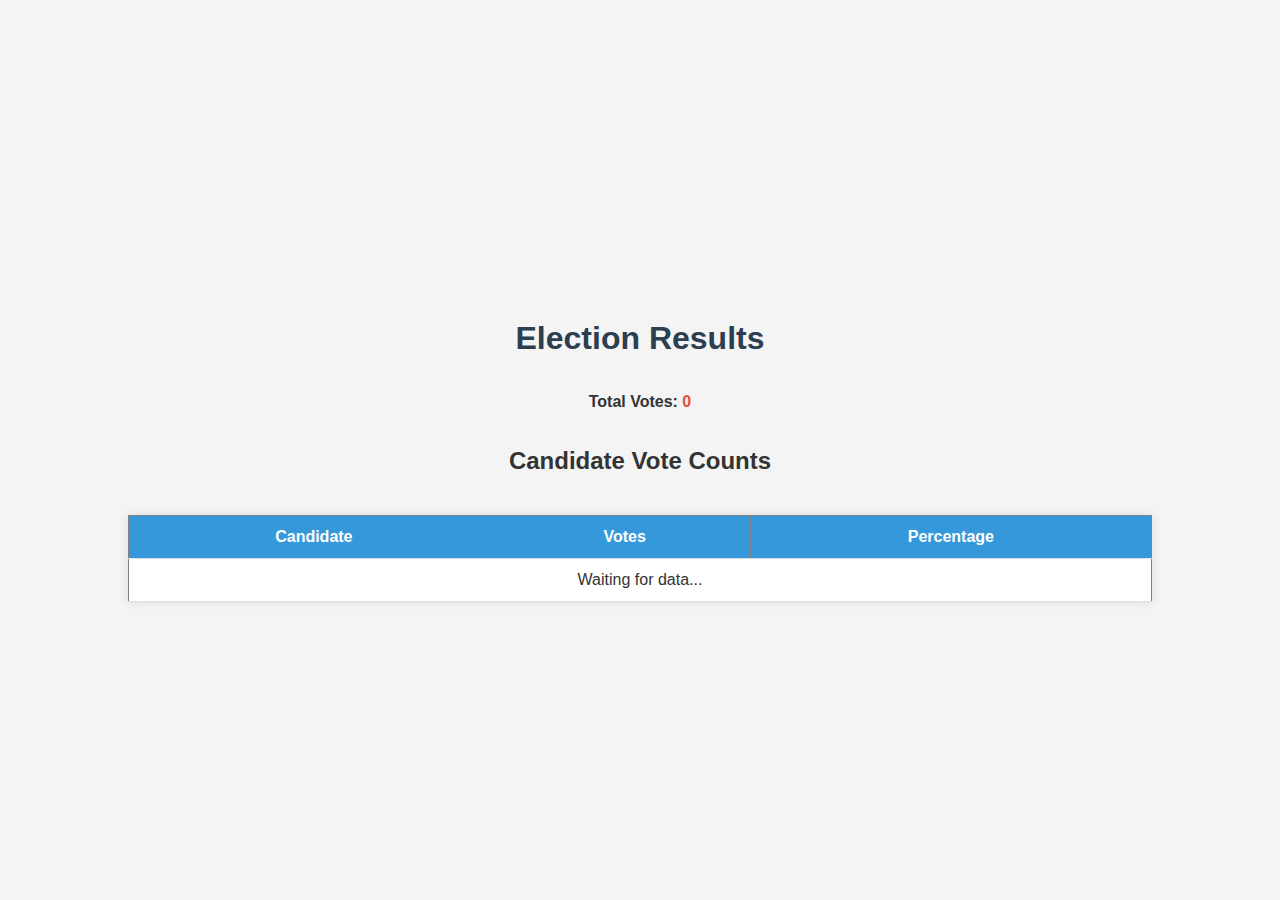
<file: Gen_AI/templates/index.html>
<!DOCTYPE html>
<html lang="en">
<head>
    <meta charset="UTF-8">
    <meta name="viewport" content="width=device-width, initial-scale=1.0">
    <title>Election Dashboard</title>
    <script src="https://cdn.socket.io/4.6.0/socket.io.min.js"></script>
    <style>
        body {
            font-family: Arial, sans-serif;
            background-color: #f4f4f4;
            margin: 0;
            padding: 0;
            display: flex;
            flex-direction: column;
            align-items: center;
            justify-content: center;
            min-height: 100vh;
            color: #333;
        }

        h1 {
            color: #2c3e50;
            text-align: center;
            margin-bottom: 20px;
        }

        table {
            width: 80%;
            border-collapse: collapse;
            margin-top: 20px;
            background-color: #fff;
            box-shadow: 0 0 10px rgba(0, 0, 0, 0.1);
        }

        th, td {
            padding: 12px 15px;
            text-align: center;
            border-bottom: 1px solid #ddd;
        }

        th {
            background-color: #3498db;
            color: white;
        }

        tr:nth-child(even) {
            background-color: #f2f2f2;
        }

        tr:hover {
            background-color: #e0e0e0;
        }

        p {
            text-align: center;
            font-size: 16px;
        }

        #total-votes {
            font-weight: bold;
            color: #e74c3c;
        }
    </style>
</head>
<body>
    <h1>Election Results</h1>
    <p><strong>Total Votes:</strong> <span id="total-votes">0</span></p>

    <h2>Candidate Vote Counts</h2>
    <table border="1">
        <thead>
            <tr>
                <th>Candidate</th>
                <th>Votes</th>
                <th>Percentage</th>
            </tr>
        </thead>
        <tbody id="candidates-table">
            <tr><td colspan="3">Waiting for data...</td></tr>
        </tbody>
    </table>

    <script>
        const socket = io();

        socket.on('votes_updated', function(data) {
            console.log("Received WebSocket update:", data);
            fetchAndUpdateData(); // Fetch latest data when update received
        });

        async function fetchAndUpdateData() {
            try {
                const response = await fetch('/api/votes');
                const data = await response.json();

                document.getElementById("total-votes").textContent = data.totalVotes;
                
                let tableContent = "";
                data.candidates.forEach(candidate => {
                    tableContent += `<tr>
                        <td>${candidate.name}</td>
                        <td>${candidate.votes}</td>
                        <td>${candidate.percent}%</td>
                    </tr>`;
                });

                document.getElementById("candidates-table").innerHTML = tableContent || "<tr><td colspan='3'>No data available</td></tr>";
            } catch (error) {
                console.error("Error fetching data:", error);
            }
        }

        // Fetch initial data when the page loads
        document.addEventListener('DOMContentLoaded', fetchAndUpdateData);
    </script>
</body>
</html>
</file>
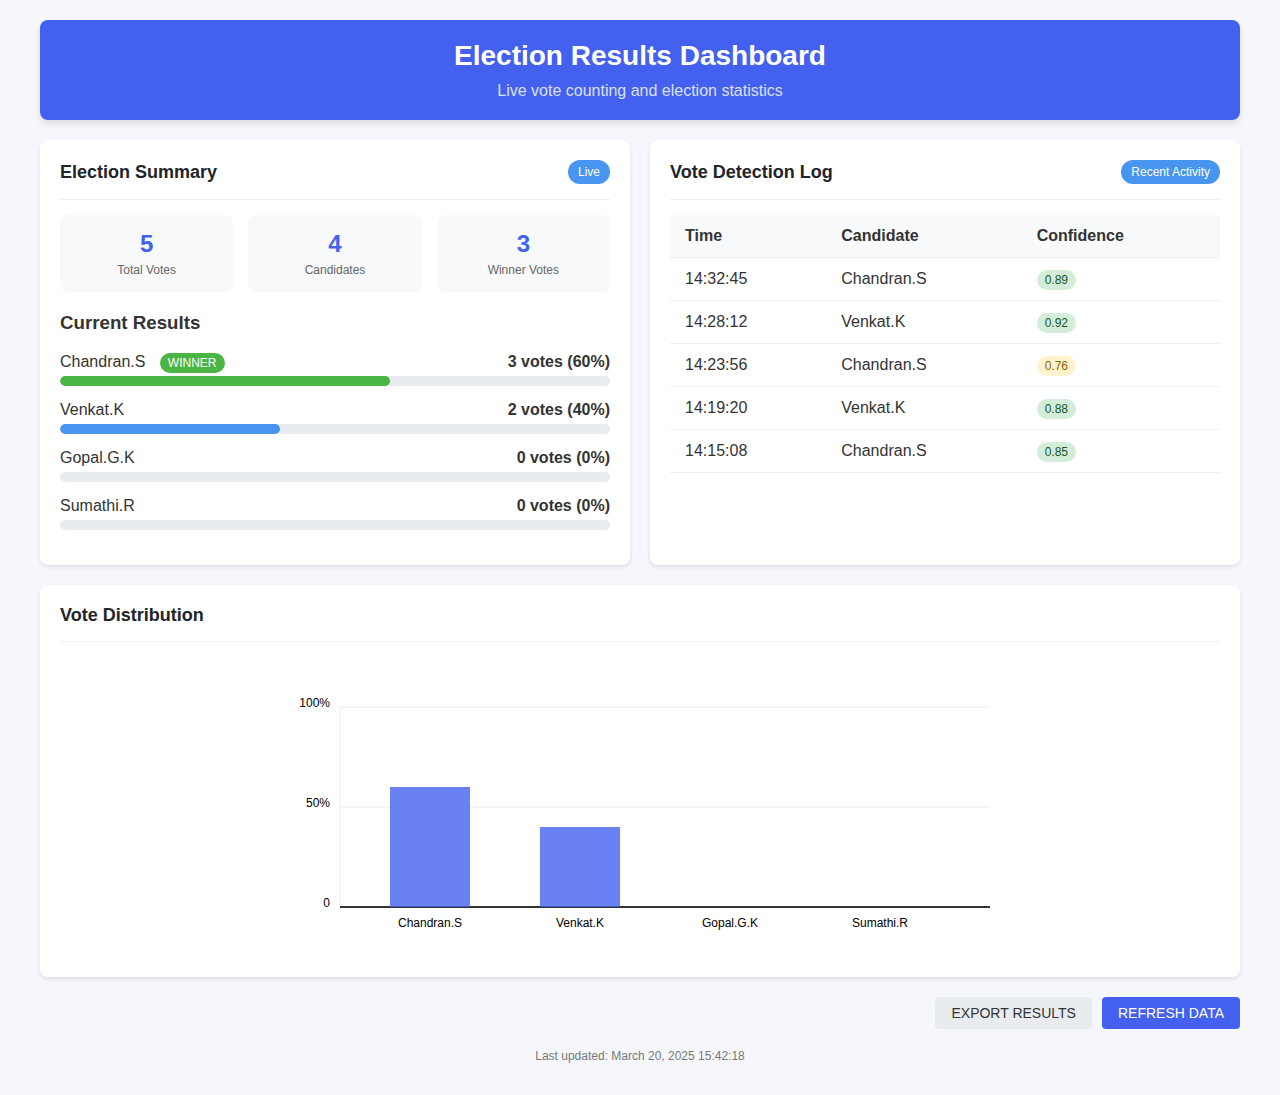
<file: dashboard.html>
<!DOCTYPE html>
<html lang="en">
  <head>
    <meta charset="UTF-8" />
    <meta name="viewport" content="width=device-width, initial-scale=1.0" />
    <title>Election Results Dashboard</title>
    <style>
      :root {
        --primary: #4361ee;
        --secondary: #3f37c9;
        --success: #4bb543;
        --info: #4895ef;
        --warning: #f9c74f;
        --danger: #ef476f;
        --light: #f8f9fa;
        --dark: #212529;
      }

      body {
        font-family: "Segoe UI", Tahoma, Geneva, Verdana, sans-serif;
        background-color: #f5f7fd;
        margin: 0;
        padding: 0;
        color: #333;
      }

      .container {
        max-width: 1200px;
        margin: 0 auto;
        padding: 20px;
      }

      .header {
        background-color: var(--primary);
        color: white;
        padding: 20px;
        border-radius: 8px;
        box-shadow: 0 4px 6px rgba(0, 0, 0, 0.1);
        margin-bottom: 20px;
        text-align: center;
      }

      .header h1 {
        margin: 0;
        font-size: 28px;
      }

      .header p {
        margin: 10px 0 0;
        opacity: 0.8;
      }

      .dashboard-grid {
        display: grid;
        grid-template-columns: repeat(auto-fit, minmax(300px, 1fr));
        gap: 20px;
        margin-bottom: 20px;
      }

      .card {
        background-color: white;
        border-radius: 8px;
        box-shadow: 0 2px 4px rgba(0, 0, 0, 0.1);
        padding: 20px;
      }

      .card-header {
        border-bottom: 1px solid #eee;
        padding-bottom: 15px;
        margin-bottom: 15px;
        display: flex;
        justify-content: space-between;
        align-items: center;
      }

      .card-header h2 {
        margin: 0;
        font-size: 18px;
        color: var(--dark);
      }

      .card-header .badge {
        background-color: var(--info);
        color: white;
        padding: 5px 10px;
        border-radius: 20px;
        font-size: 12px;
      }

      .stats-grid {
        display: grid;
        grid-template-columns: repeat(auto-fit, minmax(120px, 1fr));
        gap: 15px;
      }

      .stat-card {
        background-color: #f8f9fa;
        border-radius: 8px;
        padding: 15px;
        text-align: center;
      }

      .stat-value {
        font-size: 24px;
        font-weight: bold;
        color: var(--primary);
        margin: 0;
      }

      .stat-label {
        font-size: 12px;
        color: #666;
        margin: 5px 0 0;
      }

      .results {
        margin-top: 20px;
      }

      .candidate-bar {
        margin-bottom: 15px;
      }

      .candidate-info {
        display: flex;
        justify-content: space-between;
        margin-bottom: 5px;
      }

      .candidate-name {
        font-weight: 500;
      }

      .candidate-votes {
        font-weight: bold;
      }

      .progress-bar {
        height: 10px;
        background-color: #e9ecef;
        border-radius: 5px;
        overflow: hidden;
      }

      .progress {
        height: 100%;
        border-radius: 5px;
      }

      .winner {
        background-color: var(--success);
      }

      .runner-up {
        background-color: var(--info);
      }

      .other {
        background-color: var(--secondary);
      }

      table {
        width: 100%;
        border-collapse: collapse;
        margin-top: 10px;
      }

      table th,
      table td {
        padding: 12px 15px;
        text-align: left;
        border-bottom: 1px solid #eee;
      }

      table th {
        background-color: #f8f9fa;
        font-weight: 600;
      }

      table tr:hover {
        background-color: #f5f5f5;
      }

      .badge-confidence {
        padding: 3px 8px;
        border-radius: 12px;
        font-size: 12px;
        font-weight: normal;
      }

      .high {
        background-color: #d4edda;
        color: #155724;
      }

      .medium {
        background-color: #fff3cd;
        color: #856404;
      }

      .low {
        background-color: #f8d7da;
        color: #721c24;
      }

      .chart-container {
        height: 300px;
        margin-top: 15px;
      }

      .winner-badge {
        background-color: var(--success);
        color: white;
        padding: 3px 8px;
        border-radius: 12px;
        font-size: 12px;
        margin-left: 10px;
      }

      .refresh-time {
        font-size: 12px;
        color: #777;
        text-align: center;
        margin-top: 20px;
      }

      .actions {
        display: flex;
        justify-content: flex-end;
        gap: 10px;
        margin-top: 20px;
      }

      .btn {
        padding: 8px 16px;
        border: none;
        border-radius: 4px;
        cursor: pointer;
        font-weight: 500;
        text-transform: uppercase;
        font-size: 14px;
        transition: all 0.3s ease;
      }

      .btn-primary {
        background-color: var(--primary);
        color: white;
      }

      .btn-primary:hover {
        background-color: var(--secondary);
      }

      .btn-secondary {
        background-color: #e9ecef;
        color: #333;
      }

      .btn-secondary:hover {
        background-color: #ced4da;
      }

      @media (max-width: 768px) {
        .dashboard-grid {
          grid-template-columns: 1fr;
        }
      }
    </style>
  </head>
  <body>
    <div class="container">
      <div class="header">
        <h1>Election Results Dashboard</h1>
        <p>Live vote counting and election statistics</p>
      </div>

      <div class="dashboard-grid">
        <div class="card">
          <div class="card-header">
            <h2>Election Summary</h2>
            <span class="badge">Live</span>
          </div>
          <div class="stats-grid">
            <div class="stat-card">
              <p class="stat-value">5</p>
              <p class="stat-label">Total Votes</p>
            </div>
            <div class="stat-card">
              <p class="stat-value">4</p>
              <p class="stat-label">Candidates</p>
            </div>
            <div class="stat-card">
              <p class="stat-value">3</p>
              <p class="stat-label">Winner Votes</p>
            </div>
          </div>
          <div class="results">
            <h3>Current Results</h3>

            <div class="candidate-bar">
              <div class="candidate-info">
                <span class="candidate-name"
                  >Chandran.S <span class="winner-badge">WINNER</span></span
                >
                <span class="candidate-votes">3 votes (60%)</span>
              </div>
              <div class="progress-bar">
                <div class="progress winner" style="width: 60%"></div>
              </div>
            </div>

            <div class="candidate-bar">
              <div class="candidate-info">
                <span class="candidate-name">Venkat.K</span>
                <span class="candidate-votes">2 votes (40%)</span>
              </div>
              <div class="progress-bar">
                <div class="progress runner-up" style="width: 40%"></div>
              </div>
            </div>

            <div class="candidate-bar">
              <div class="candidate-info">
                <span class="candidate-name">Gopal.G.K</span>
                <span class="candidate-votes">0 votes (0%)</span>
              </div>
              <div class="progress-bar">
                <div class="progress other" style="width: 0%"></div>
              </div>
            </div>

            <div class="candidate-bar">
              <div class="candidate-info">
                <span class="candidate-name">Sumathi.R</span>
                <span class="candidate-votes">0 votes (0%)</span>
              </div>
              <div class="progress-bar">
                <div class="progress other" style="width: 0%"></div>
              </div>
            </div>
          </div>
        </div>

        <div class="card">
          <div class="card-header">
            <h2>Vote Detection Log</h2>
            <span class="badge">Recent Activity</span>
          </div>
          <table>
            <thead>
              <tr>
                <th>Time</th>
                <th>Candidate</th>
                <th>Confidence</th>
              </tr>
            </thead>
            <tbody>
              <tr>
                <td>14:32:45</td>
                <td>Chandran.S</td>
                <td><span class="badge-confidence high">0.89</span></td>
              </tr>
              <tr>
                <td>14:28:12</td>
                <td>Venkat.K</td>
                <td><span class="badge-confidence high">0.92</span></td>
              </tr>
              <tr>
                <td>14:23:56</td>
                <td>Chandran.S</td>
                <td><span class="badge-confidence medium">0.76</span></td>
              </tr>
              <tr>
                <td>14:19:20</td>
                <td>Venkat.K</td>
                <td><span class="badge-confidence high">0.88</span></td>
              </tr>
              <tr>
                <td>14:15:08</td>
                <td>Chandran.S</td>
                <td><span class="badge-confidence high">0.85</span></td>
              </tr>
            </tbody>
          </table>
        </div>
      </div>

      <div class="card">
        <div class="card-header">
          <h2>Vote Distribution</h2>
        </div>
        <div id="chart" class="chart-container">
          <svg width="100%" height="100%" viewBox="0 0 800 300">
            <!-- Background grid -->
            <line
              x1="100"
              y1="50"
              x2="100"
              y2="250"
              stroke="#e9ecef"
              stroke-width="1"
            />
            <line
              x1="100"
              y1="250"
              x2="750"
              y2="250"
              stroke="#333"
              stroke-width="2"
            />
            <line
              x1="100"
              y1="50"
              x2="750"
              y2="50"
              stroke="#e9ecef"
              stroke-width="1"
            />
            <line
              x1="100"
              y1="150"
              x2="750"
              y2="150"
              stroke="#e9ecef"
              stroke-width="1"
            />

            <!-- Y-axis labels -->
            <text x="90" y="250" text-anchor="end" font-size="12">0</text>
            <text x="90" y="150" text-anchor="end" font-size="12">50%</text>
            <text x="90" y="50" text-anchor="end" font-size="12">100%</text>

            <!-- Bars -->
            <rect
              x="150"
              y="130"
              width="80"
              height="120"
              fill="#4361ee"
              opacity="0.8"
            />
            <rect
              x="300"
              y="170"
              width="80"
              height="80"
              fill="#4361ee"
              opacity="0.8"
            />
            <rect
              x="450"
              y="250"
              width="80"
              height="0"
              fill="#4361ee"
              opacity="0.8"
            />
            <rect
              x="600"
              y="250"
              width="80"
              height="0"
              fill="#4361ee"
              opacity="0.8"
            />

            <!-- X-axis labels -->
            <text x="190" y="270" text-anchor="middle" font-size="12">
              Chandran.S
            </text>
            <text x="340" y="270" text-anchor="middle" font-size="12">
              Venkat.K
            </text>
            <text x="490" y="270" text-anchor="middle" font-size="12">
              Gopal.G.K
            </text>
            <text x="640" y="270" text-anchor="middle" font-size="12">
              Sumathi.R
            </text>

            <!-- Values -->
            <text
              x="190"
              y="125"
              text-anchor="middle"
              font-size="12"
              fill="white"
              font-weight="bold"
            >
              3
            </text>
            <text
              x="340"
              y="165"
              text-anchor="middle"
              font-size="12"
              fill="white"
              font-weight="bold"
            >
              2
            </text>
          </svg>
        </div>
      </div>

      <div class="actions">
        <button class="btn btn-secondary">Export Results</button>
        <button class="btn btn-primary">Refresh Data</button>
      </div>

      <p class="refresh-time">Last updated: March 20, 2025 15:42:18</p>
    </div>
  </body>
</html>
</file>
